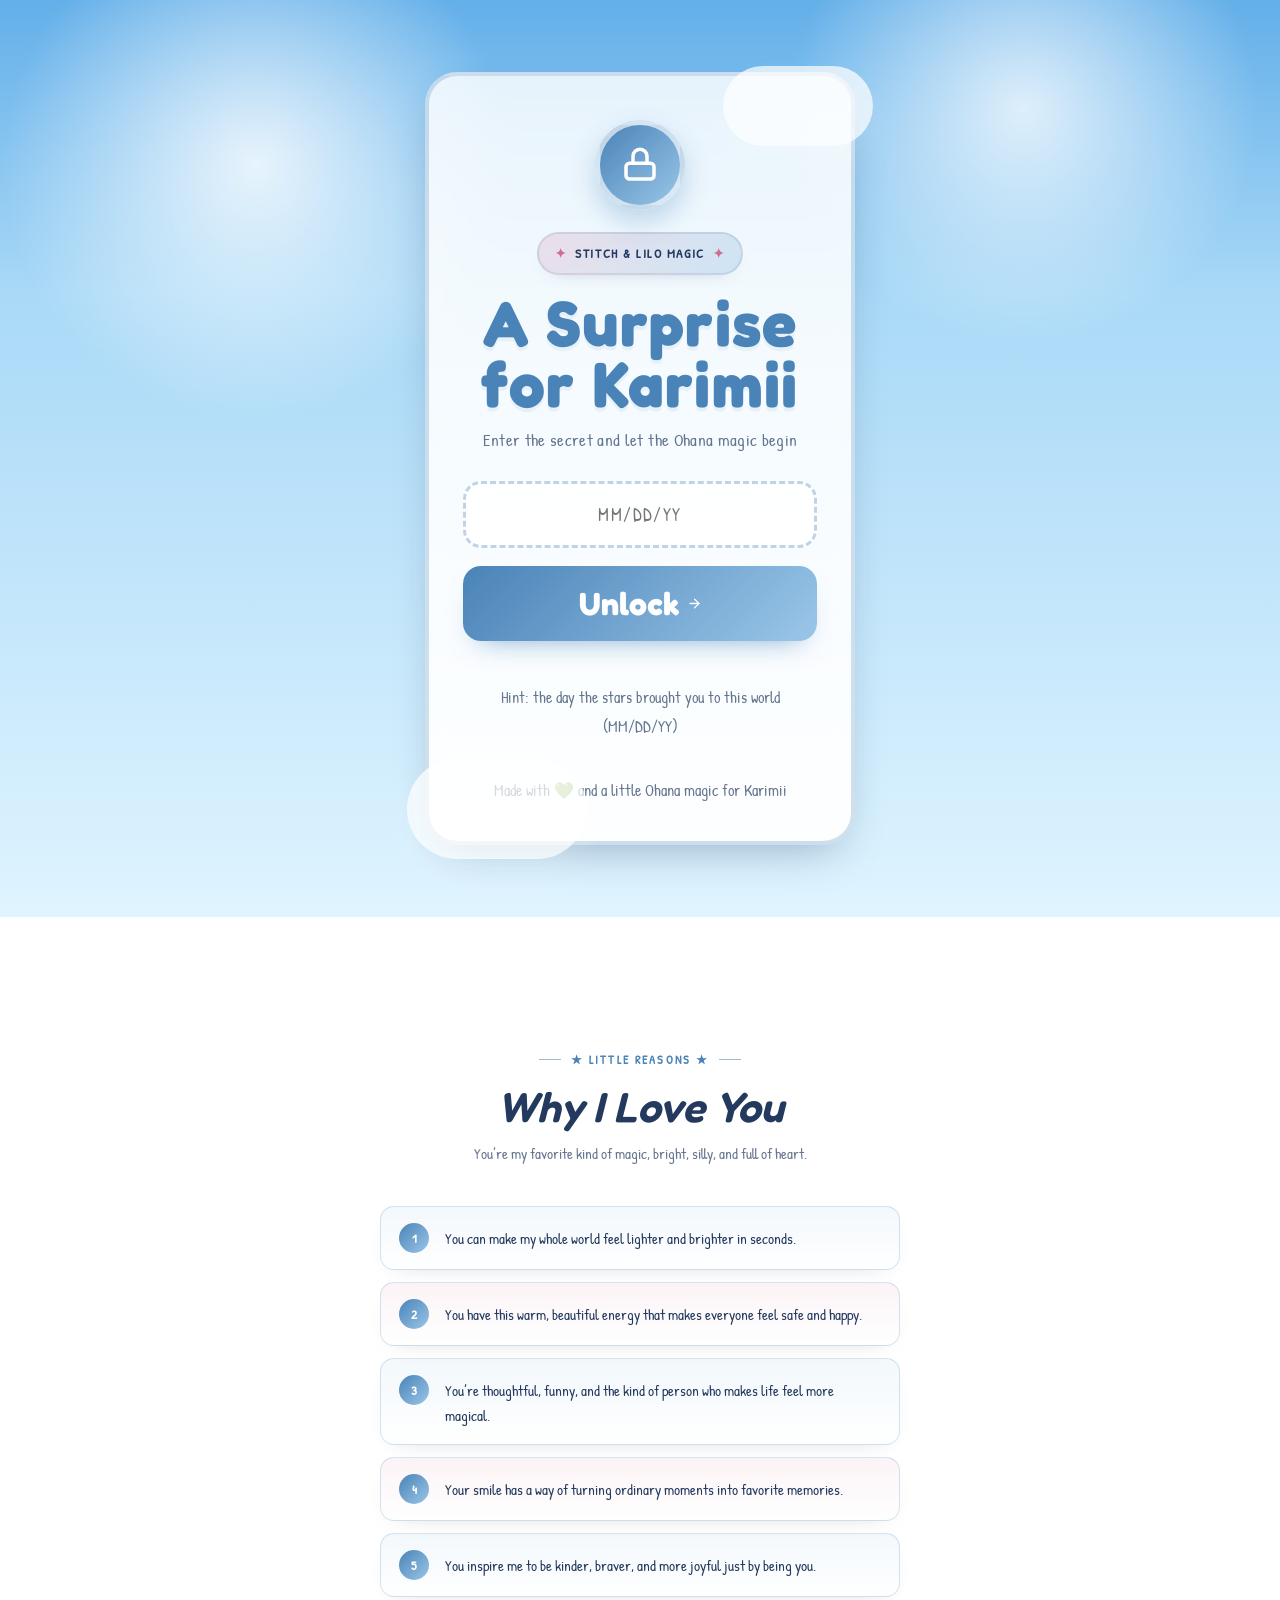
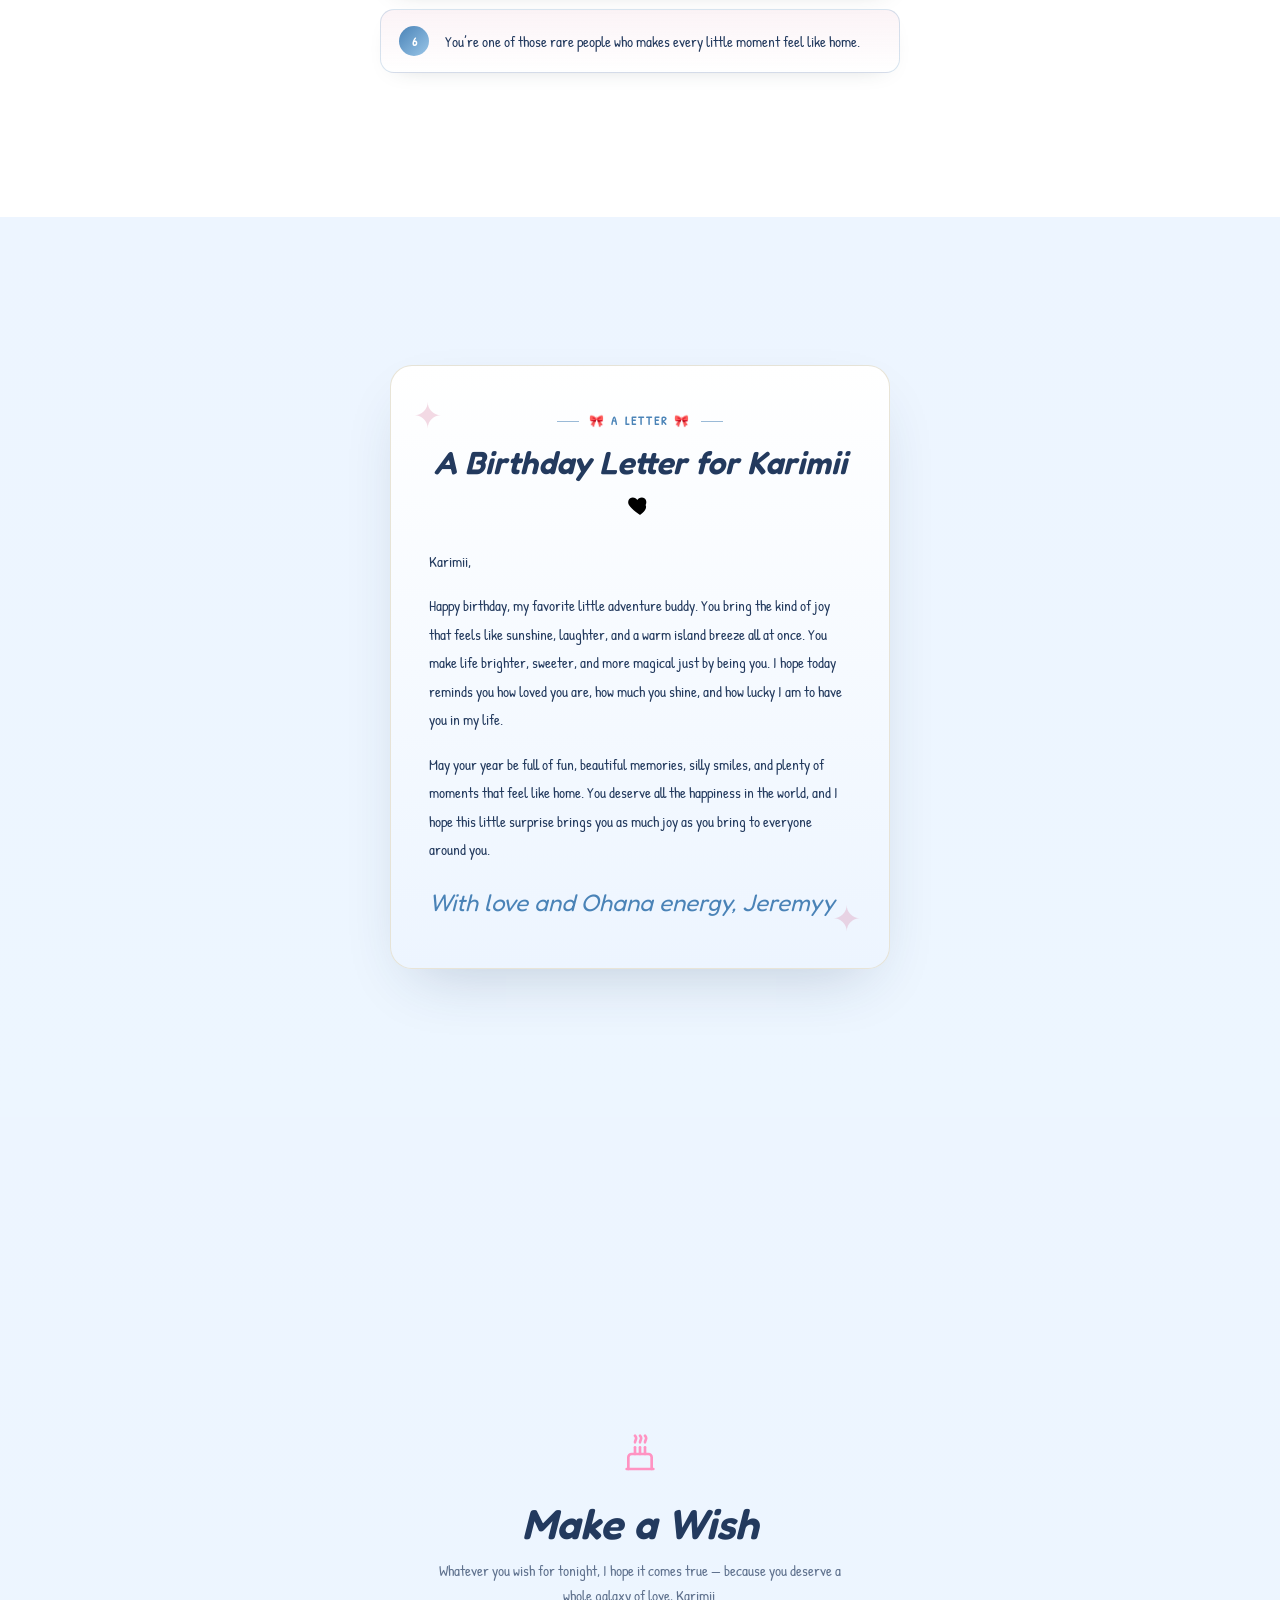
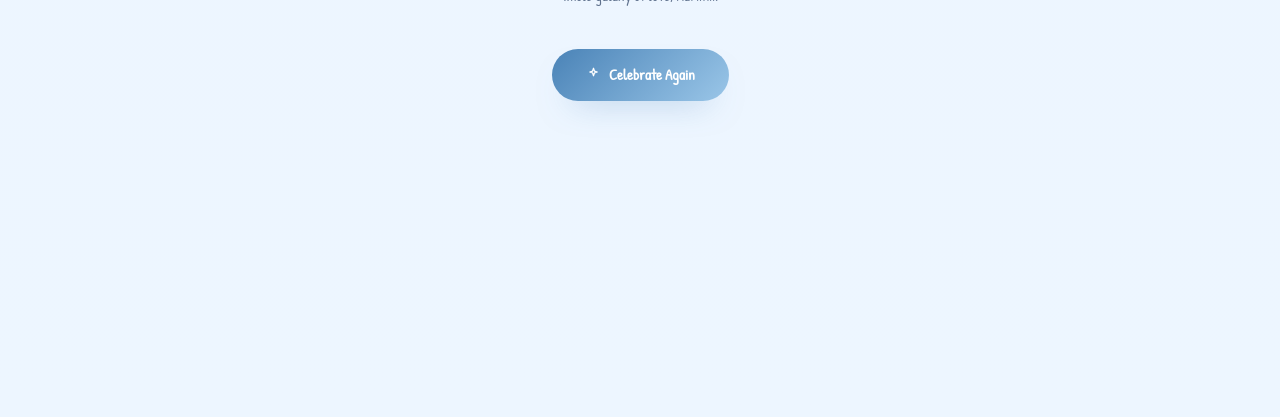
<file: index.html>
<!DOCTYPE html>
<html lang="en">
<head>
<meta charset="UTF-8">
<meta name="viewport" content="width=device-width, initial-scale=1.0">
<title>A Surprise for Karimii</title>
<link rel="preconnect" href="https://fonts.googleapis.com">
<link href="https://fonts.googleapis.com/css2?family=Baloo+2:wght@400;500;600;700;800&family=Fredoka:wght@400;500;600;700&family=Patrick+Hand&display=swap" rel="stylesheet">
<link rel="stylesheet" href="karimi.css">
</head>
<body>

<!-- ================= LOCK ================= -->
  <section class="section" id="lock">
    <div class="lock-card">
      <div class="lock-icon-wrap">
        <div class="lock-icon">
          <svg width="26" height="26" viewBox="0 0 24 24" fill="none" stroke="#fff" stroke-width="2" stroke-linecap="round" stroke-linejoin="round"><rect x="4" y="11" width="16" height="9" rx="2"/><path d="M8 11V7a4 4 0 0 1 8 0v4"/></svg>
        </div>
      </div>
      <div class="theme-badge">Stitch &amp; Lilo magic</div>
      <div class="lock-title">A Surprise for Karimii</div>
      <div class="lock-sub">Enter the secret and let the Ohana magic begin</div>
      <input type="text" class="lock-input" id="lockInput" placeholder="MM/DD/YY" maxlength="8">
      <button class="lock-btn" onclick="tryUnlock()">Unlock
        <svg width="15" height="15" viewBox="0 0 24 24" fill="none" stroke="#fff" stroke-width="2.2" stroke-linecap="round" stroke-linejoin="round"><line x1="5" y1="12" x2="19" y2="12"/><polyline points="12 5 19 12 12 19"/></svg>
      </button>
      <div class="lock-error" id="lockError"></div>
      <div class="lock-hint">Hint: the day the stars brought you to this world (MM/DD/YY)</div>
      <div class="lock-made">Made with 💚 and a little Ohana magic for Karimii</div>
    </div>
  </section>

  <!-- ================= GIFTS ================= -->
  <section class="section" id="gifts">
    <div class="gifts-wrap">
      <div class="eyebrow">Tap to open</div>
      <h2 class="title">Stitch &amp; Lilo Treasures</h2>
      <p class="subtitle">Three tiny surprises, each packed with a little Ohana magic.</p>
      <div class="gift-grid" id="giftGrid"></div>
      <div class="gallery-intro">
        <button class="gallery-action" onclick="openGallery()">Open the memory gallery</button>
        <p class="gallery-description">A few cute snapshots and little moments from our favorite memories together.</p>
      </div>
    </div>
    <div class="scroll-cue" onclick="document.getElementById('reasons').scrollIntoView({ behavior: 'smooth' })">
      Scroll down
      <svg width="16" height="16" viewBox="0 0 24 24" fill="none" stroke="#6b7a72" stroke-width="2" stroke-linecap="round" stroke-linejoin="round"><line x1="12" y1="5" x2="12" y2="19"/><polyline points="19 12 12 19 5 12"/></svg>
    </div>
  </section>

  <!-- ================= REASONS ================= -->
  <section class="section" id="reasons">
    <div class="reasons-list">
      <div class="eyebrow">★ Little reasons ★</div>
      <h2 class="title">Why I Love You</h2>
      <p class="subtitle">You’re my favorite kind of magic, bright, silly, and full of heart.</p>
      <div id="reasonsList"></div>
    </div>
  </section>

  <!-- ================= LETTER ================= -->
  <section class="section" id="letter">
    <div class="letter-card">
      <div class="eyebrow" style="justify-content:center;">🎀 A letter 🎀</div>
      <h2 class="title" style="font-size:32px;">A Birthday Letter for Karimii</h2>
      <div class="letter-heart">
        <svg width="26" height="26" viewBox="0 0 24 24" fill="var(--teal-1)"><path d="M12 21s-7.5-4.6-10.2-9.1C0.2 8.9 1.6 5 5.3 5c2 0 3.4 1.1 4.2 2.4C10.3 6.1 11.7 5 13.7 5c3.7 0 5.1 3.9 3.5 6.9C19.5 16.4 12 21 12 21z"/></svg>
      </div>
      <div class="letter-body">
        <p>Karimii,</p>
        <p>Happy birthday, my favorite little adventure buddy. You bring the kind of joy that feels like sunshine, laughter, and a warm island breeze all at once. You make life brighter, sweeter, and more magical just by being you. I hope today reminds you how loved you are, how much you shine, and how lucky I am to have you in my life.</p>
        <p>May your year be full of fun, beautiful memories, silly smiles, and plenty of moments that feel like home. You deserve all the happiness in the world, and I hope this little surprise brings you as much joy as you bring to everyone around you.</p>
      </div>
      <div class="letter-sign">With love and Ohana energy, Jeremyy</div>
    </div>
  </section>

  <!-- ================= WISH ================= -->
  <section class="section" id="wish">
    <div style="text-align:center; max-width:440px; position:relative; z-index:2;">
      <div class="wish-icon">
        <svg width="40" height="40" viewBox="0 0 24 24" fill="none" stroke="#ff93c2" stroke-width="1.6" stroke-linecap="round" stroke-linejoin="round">
          <path d="M4 21h16"/><path d="M5 21v-7a2 2 0 0 1 2-2h10a2 2 0 0 1 2 2v7"/>
          <path d="M9 12V8"/><path d="M12 12V8"/><path d="M15 12V8"/>
          <path d="M9 5c0-1 .7-1.6.7-2.4C9.7 1.8 9 1 9 1"/>
          <path d="M12 5c0-1 .7-1.6.7-2.4C12.7 1.8 12 1 12 1"/>
          <path d="M15 5c0-1 .7-1.6.7-2.4C15.7 1.8 15 1 15 1"/>
        </svg>
      </div>
      <h2 class="title" style="color: var(--ink);">Make a Wish</h2>
      <p class="subtitle">Whatever you wish for tonight, I hope it comes true &mdash; because you deserve a whole galaxy of love, Karimii.</p>
      <button class="wish-btn" onclick="celebrate()" style="margin-left:auto; margin-right:auto;">
        <svg width="15" height="15" viewBox="0 0 24 24" fill="none" stroke="#fff" stroke-width="2" stroke-linecap="round" stroke-linejoin="round"><path d="M12 2l1.5 4.5L18 8l-4.5 1.5L12 14l-1.5-4.5L6 8l4.5-1.5z"/></svg>
        Celebrate Again
      </button>
    </div>
    <div id="confettiWrap"></div>
  </section>

<!-- ================= GIFT MODAL ================= -->
<div class="modal-backdrop" id="giftModal" onclick="if(event.target===this) closeGiftModal()">
  <div class="modal">
    <button class="modal-close" onclick="closeGiftModal()">✕</button>
    <div class="modal-icon" id="modalIcon"></div>
    <div class="modal-title" id="modalTitle"></div>
    <div class="modal-text" id="modalText"></div>
  </div>
</div>

<!-- ================= GALLERY MODAL ================= -->
<div class="modal-backdrop" id="galleryModal" onclick="if(event.target===this) closeGallery()">
  <div class="modal gallery-modal">
    <button class="modal-close" onclick="closeGallery()">✕</button>
    <div class="eyebrow" style="justify-content:center;">Memories</div>
    <h2 class="title" style="font-size:32px;">A little piece of you</h2>
    <div class="gallery-grid" id="galleryGrid"></div>
  </div>
</div>

<script src="karimi.js"></script>
</body>
</html
</file>
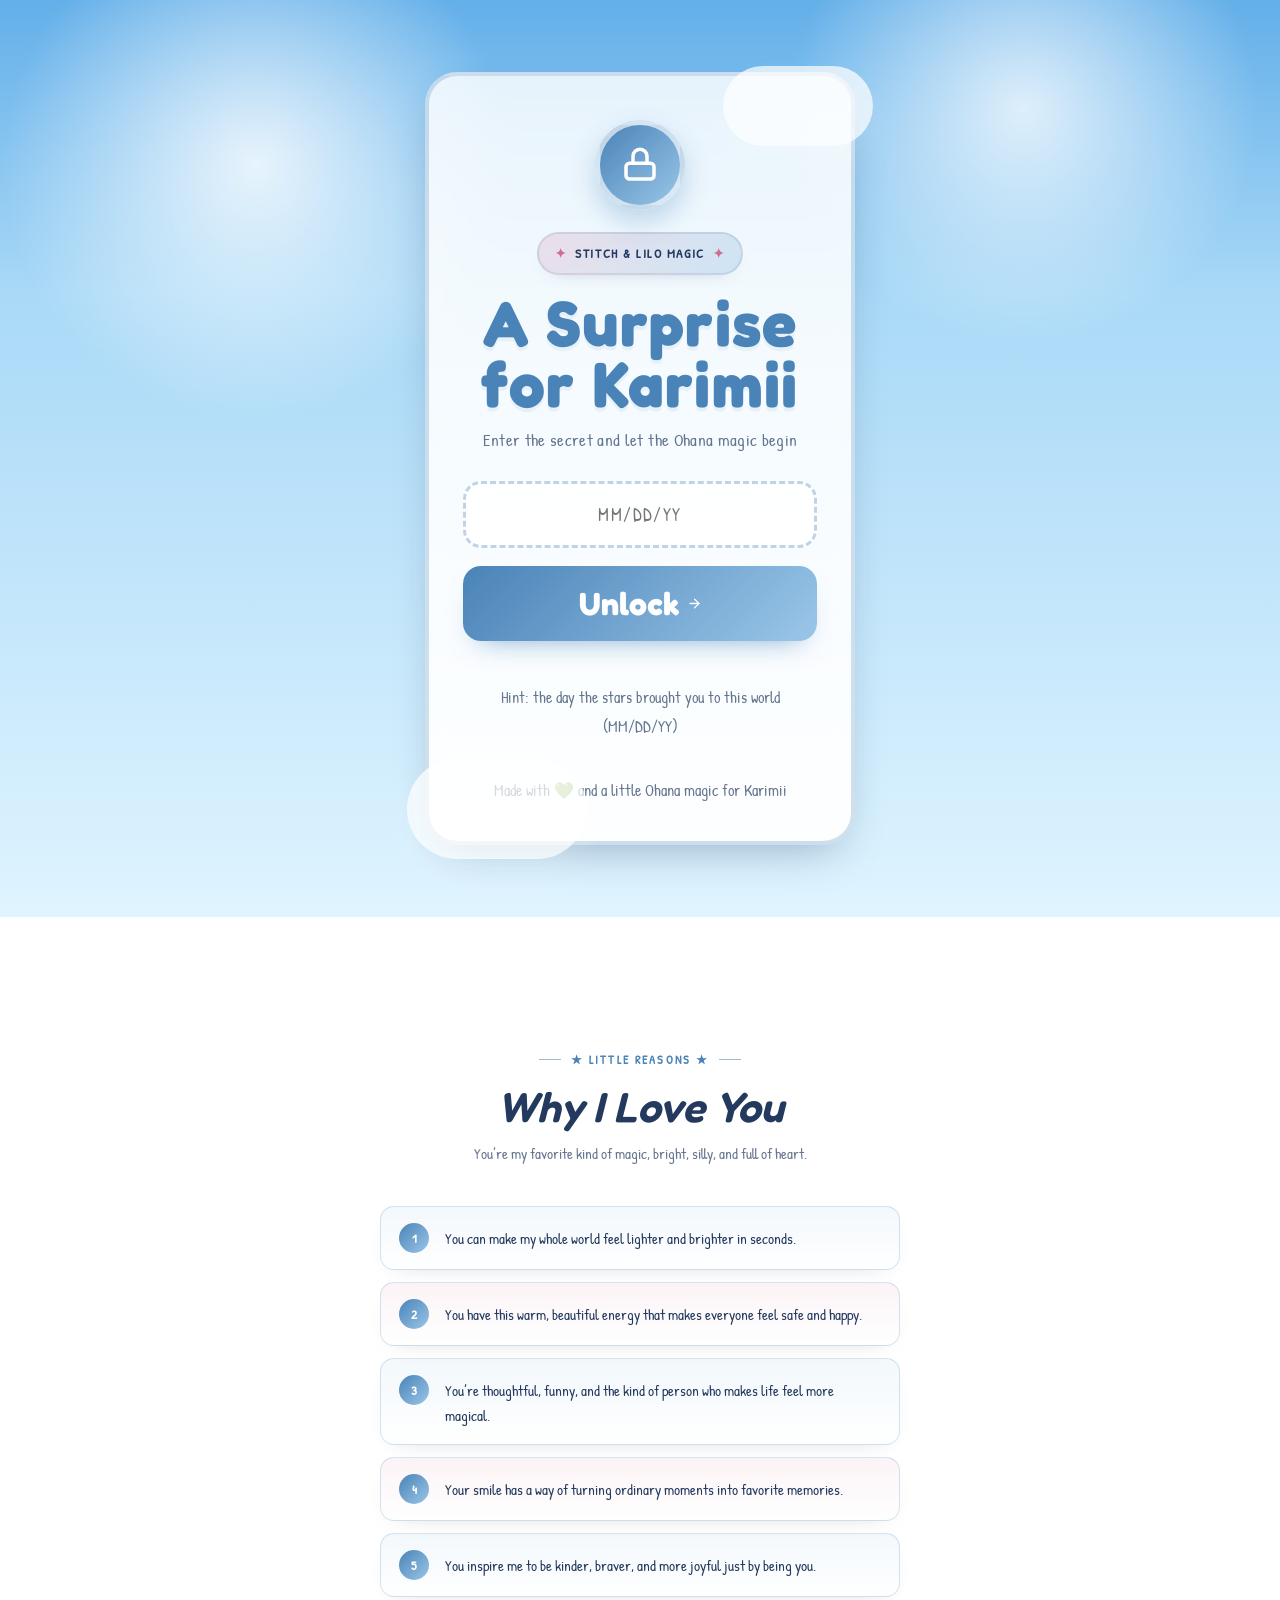
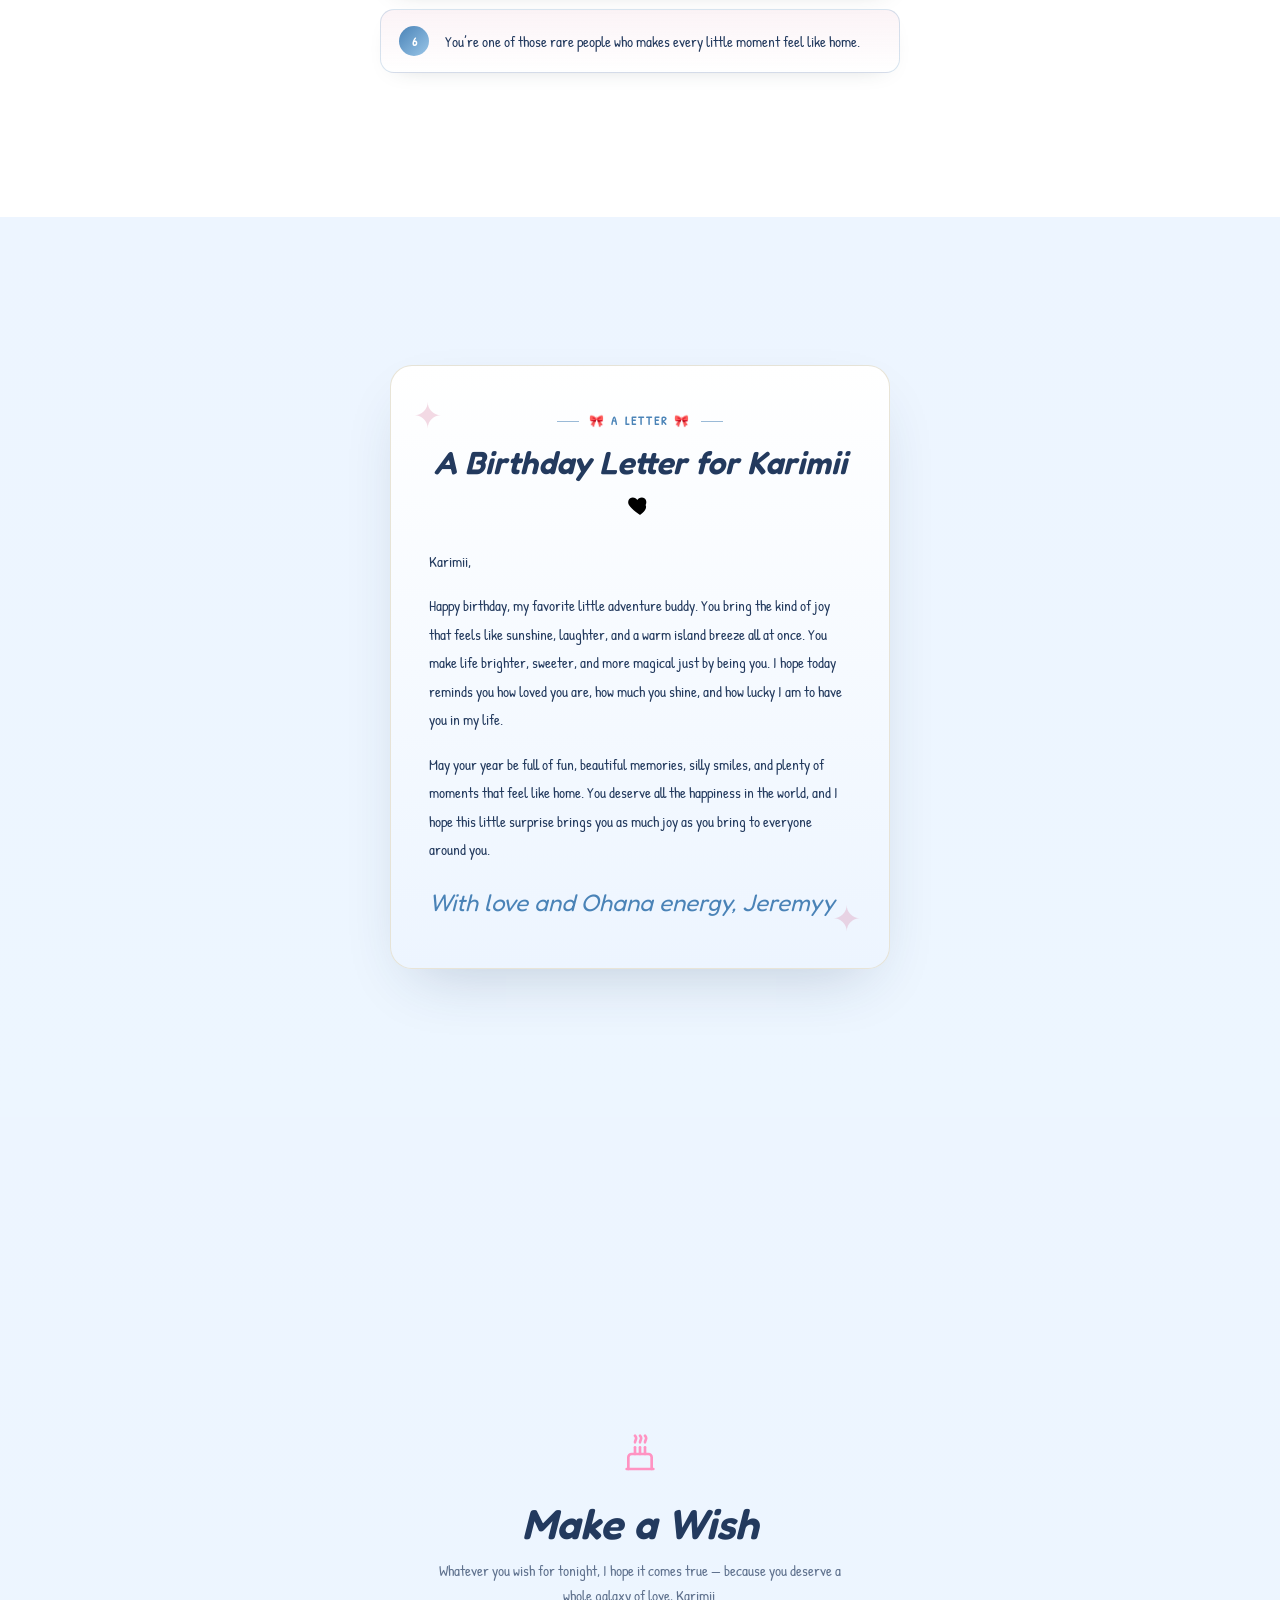
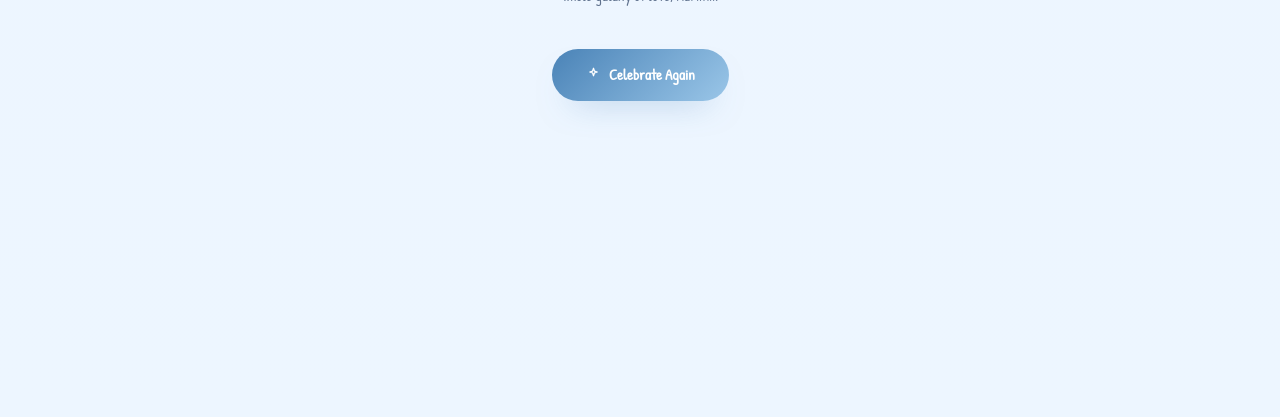
<file: compiled/index.html>
<!DOCTYPE html>
<html lang="en">
<head>
<meta charset="UTF-8">
<meta name="viewport" content="width=device-width, initial-scale=1.0">
<title>A Surprise for Karimii</title>
<link rel="preconnect" href="https://fonts.googleapis.com">
<link href="https://fonts.googleapis.com/css2?family=Baloo+2:wght@400;500;600;700;800&family=Fredoka:wght@400;500;600;700&family=Patrick+Hand&display=swap" rel="stylesheet">
<link rel="stylesheet" href="karimi.css">
</head>
<body>

<!-- ================= LOCK ================= -->
  <section class="section" id="lock">
    <div class="lock-card">
      <div class="lock-icon-wrap">
        <div class="lock-icon">
          <svg width="26" height="26" viewBox="0 0 24 24" fill="none" stroke="#fff" stroke-width="2" stroke-linecap="round" stroke-linejoin="round"><rect x="4" y="11" width="16" height="9" rx="2"/><path d="M8 11V7a4 4 0 0 1 8 0v4"/></svg>
        </div>
      </div>
      <div class="theme-badge">Stitch &amp; Lilo magic</div>
      <div class="lock-title">A Surprise for Karimii</div>
      <div class="lock-sub">Enter the secret and let the Ohana magic begin</div>
      <input type="text" class="lock-input" id="lockInput" placeholder="MM/DD/YY" maxlength="8">
      <button class="lock-btn" onclick="tryUnlock()">Unlock
        <svg width="15" height="15" viewBox="0 0 24 24" fill="none" stroke="#fff" stroke-width="2.2" stroke-linecap="round" stroke-linejoin="round"><line x1="5" y1="12" x2="19" y2="12"/><polyline points="12 5 19 12 12 19"/></svg>
      </button>
      <div class="lock-error" id="lockError"></div>
      <div class="lock-hint">Hint: the day the stars brought you to this world (MM/DD/YY)</div>
      <div class="lock-made">Made with 💚 and a little Ohana magic for Karimii</div>
    </div>
  </section>

  <!-- ================= GIFTS ================= -->
  <section class="section" id="gifts">
    <div class="gifts-wrap">
      <div class="eyebrow">Tap to open</div>
      <h2 class="title">Stitch &amp; Lilo Treasures</h2>
      <p class="subtitle">Three tiny surprises, each packed with a little Ohana magic.</p>
      <div class="gift-grid" id="giftGrid"></div>
    </div>
    <div class="scroll-cue" onclick="document.getElementById('reasons').scrollIntoView({ behavior: 'smooth' })">
      Scroll down
      <svg width="16" height="16" viewBox="0 0 24 24" fill="none" stroke="#6b7a72" stroke-width="2" stroke-linecap="round" stroke-linejoin="round"><line x1="12" y1="5" x2="12" y2="19"/><polyline points="19 12 12 19 5 12"/></svg>
    </div>
  </section>

  <!-- ================= REASONS ================= -->
  <section class="section" id="reasons">
    <div class="reasons-list">
      <div class="eyebrow">★ Little reasons ★</div>
      <h2 class="title">Why I Love You</h2>
      <p class="subtitle">You’re my favorite kind of magic, bright, silly, and full of heart.</p>
      <div id="reasonsList"></div>
    </div>
  </section>

  <!-- ================= LETTER ================= -->
  <section class="section" id="letter">
    <div class="letter-card">
      <div class="eyebrow" style="justify-content:center;">🎀 A letter 🎀</div>
      <h2 class="title" style="font-size:32px;">A Birthday Letter for Karimii</h2>
      <div class="letter-heart">
        <svg width="26" height="26" viewBox="0 0 24 24" fill="var(--teal-1)"><path d="M12 21s-7.5-4.6-10.2-9.1C0.2 8.9 1.6 5 5.3 5c2 0 3.4 1.1 4.2 2.4C10.3 6.1 11.7 5 13.7 5c3.7 0 5.1 3.9 3.5 6.9C19.5 16.4 12 21 12 21z"/></svg>
      </div>
      <div class="letter-body">
        <p>Karimii,</p>
        <p>Happy birthday, my favorite little adventure buddy. You bring the kind of joy that feels like sunshine, laughter, and a warm island breeze all at once. You make life brighter, sweeter, and more magical just by being you. I hope today reminds you how loved you are, how much you shine, and how lucky I am to have you in my life.</p>
        <p>May your year be full of fun, beautiful memories, silly smiles, and plenty of moments that feel like home. You deserve all the happiness in the world, and I hope this little surprise brings you as much joy as you bring to everyone around you.</p>
      </div>
      <div class="letter-sign">With love and Ohana energy, Jeremyy</div>
    </div>
  </section>

  <!-- ================= WISH ================= -->
  <section class="section" id="wish">
    <div style="text-align:center; max-width:440px; position:relative; z-index:2;">
      <div class="wish-icon">
        <svg width="40" height="40" viewBox="0 0 24 24" fill="none" stroke="#ff93c2" stroke-width="1.6" stroke-linecap="round" stroke-linejoin="round">
          <path d="M4 21h16"/><path d="M5 21v-7a2 2 0 0 1 2-2h10a2 2 0 0 1 2 2v7"/>
          <path d="M9 12V8"/><path d="M12 12V8"/><path d="M15 12V8"/>
          <path d="M9 5c0-1 .7-1.6.7-2.4C9.7 1.8 9 1 9 1"/>
          <path d="M12 5c0-1 .7-1.6.7-2.4C12.7 1.8 12 1 12 1"/>
          <path d="M15 5c0-1 .7-1.6.7-2.4C15.7 1.8 15 1 15 1"/>
        </svg>
      </div>
      <h2 class="title" style="color: var(--ink);">Make a Wish</h2>
      <p class="subtitle">Whatever you wish for tonight, I hope it comes true &mdash; because you deserve a whole galaxy of love, Karimii.</p>
      <button class="wish-btn" onclick="celebrate()" style="margin-left:auto; margin-right:auto;">
        <svg width="15" height="15" viewBox="0 0 24 24" fill="none" stroke="#fff" stroke-width="2" stroke-linecap="round" stroke-linejoin="round"><path d="M12 2l1.5 4.5L18 8l-4.5 1.5L12 14l-1.5-4.5L6 8l4.5-1.5z"/></svg>
        Celebrate Again
      </button>
    </div>
    <div id="confettiWrap"></div>
  </section>

<!-- ================= GIFT MODAL ================= -->
<div class="modal-backdrop" id="giftModal" onclick="if(event.target===this) closeGiftModal()">
  <div class="modal">
    <button class="modal-close" onclick="closeGiftModal()">✕</button>
    <div class="modal-icon" id="modalIcon"></div>
    <div class="modal-title" id="modalTitle"></div>
    <div class="modal-text" id="modalText"></div>
  </div>
</div>


<script src="karimi.js"></script>
</body>
</html
</file>
<file: karimi.css>
:root{
  --medium-blue: #4A83B7;
  --light-blue: #9AC6E8;
  --dark-navy: #233A5E;
  --pink: #D46A92;
  --black: #141414;
  --paper: #ffffff;
  --cream: #edf5ff;
  --line: rgba(74, 131, 183, 0.22);
  --ink: #233A5E;
  --ink-soft: rgba(35, 58, 94, 0.7);
  --shadow-soft: 0 24px 60px -24px rgba(74, 131, 183, 0.28);
  --shadow-card: 0 25px 60px -24px rgba(35, 58, 94, 0.24);
  --font-display: 'Baloo 2', 'Trebuchet MS', cursive;
  --font-script: 'Fredoka', 'Trebuchet MS', cursive;
  --font-body: 'Patrick Hand', 'Segoe Print', cursive;
}

*{ box-sizing:border-box; margin:0; padding:0; }
html{ scroll-behavior:smooth; }
body{
  background:
    radial-gradient(circle at top left, rgba(154, 198, 232, 0.4), transparent 26%),
    radial-gradient(circle at 80% 10%, rgba(212, 106, 146, 0.16), transparent 20%),
    linear-gradient(180deg, #edf7ff 0%, var(--cream) 100%);
  color: var(--ink);
  font-family: var(--font-body);
  font-size: 18px;
  line-height: 1.8;
  min-height:100vh;
  overflow-x:hidden;
  -webkit-font-smoothing: antialiased;
}

.section{
  min-height:100vh;
  display:flex;
  align-items:center;
  justify-content:center;
  padding: 72px 20px;
  position:relative;
}

/* ================= LOCK SCREEN ================= */
#lock{
  background:
    radial-gradient(circle at 20% 18%, rgba(255,255,255,0.8), transparent 20%),
    radial-gradient(circle at 80% 12%, rgba(255,255,255,0.75), transparent 18%),
    linear-gradient(180deg, #63afe9 0%, #a9d9f7 32%, #dff4ff 100%);
}
.lock-card{
  position: relative;
  background: linear-gradient(180deg, rgba(255,255,255,0.82), rgba(255,255,255,0.94));
  backdrop-filter: blur(10px);
  border-radius: 32px;
  padding: 44px 34px 36px;
  max-width: 430px;
  width:100%;
  text-align:center;
  box-shadow: 0 18px 45px -18px rgba(35, 58, 94, 0.40);
  border: 4px solid rgba(74, 131, 183, 0.25);
  overflow: visible;
}
.lock-card::before,
.lock-card::after{
  content: "";
  position: absolute;
  border-radius: 50%;
  background: rgba(255,255,255,0.72);
  box-shadow: 0 18px 26px rgba(255,255,255,0.12);
}
.lock-card::before{
  width: 150px; height: 80px; right: -22px; top: -10px; border-radius: 999px;
}
.lock-card::after{
  width: 180px; height: 100px; left: -22px; bottom: -18px; border-radius: 999px;
}
.lock-icon-wrap{
  position: relative;
  width: 90px;
  height: 90px;
  margin:0 auto 22px;
  z-index: 1;
}
.lock-track{
  position:absolute;
  left:50%;
  top: -18px;
  width: 240px;
  height: 88px;
  border-radius: 26px;
  background: rgba(74, 131, 183, 0.12);
  box-shadow: inset 0 0 0 1px rgba(255,255,255,0.55);
  overflow:hidden;
  transform: translateX(-50%) rotate(-6deg);
  z-index: 0;
}

.track-scroller{
  display:flex; align-items:center; gap:10px;
  will-change:transform;
  animation: scroll-left 12s linear infinite;
}
.track-scroller img{
  width:240px; height:88px; object-fit:cover; border-radius:18px;
  filter: brightness(0.96);
  display:block;
}
@keyframes scroll-left {
  0% { transform: translateX(0); }
  100% { transform: translateX(-50%); }
}
.lock-icon{
  position:absolute;
  inset:0;
  width:90px; height:90px; border-radius:50%;
  background: linear-gradient(135deg, var(--medium-blue), var(--light-blue));
  border: 5px solid rgba(255,255,255,0.65);
  display:flex; align-items:center; justify-content:center;
  z-index:1;
  box-shadow: 0 12px 26px rgba(74, 131, 183, 0.3);
}
.lock-icon svg{
  width: 42px; height: 42px;
}
.theme-badge {
  display: inline-flex;
  align-items: center;
  justify-content: center;
  gap: 8px;
  padding: 8px 16px;
  margin: 0 auto 18px;
  border-radius: 999px;
  background: linear-gradient(135deg, rgba(212, 106, 146, 0.18), rgba(154, 198, 232, 0.4));
  border: 2px solid rgba(35, 58, 94, 0.1);
  color: var(--dark-navy);
  font-size: 0.8rem;
  font-weight: 800;
  letter-spacing: 0.12em;
  text-transform: uppercase;
  box-shadow: 0 8px 18px -16px rgba(35,58,94,0.5);
}
.theme-badge::before,
.theme-badge::after {
  content: "✦";
  font-size: 0.8rem;
  color: var(--pink);
}
.lock-title{
  font-family: var(--font-script);
  font-size: clamp(2.4rem, 5vw, 4rem);
  line-height: 0.95;
  font-weight: 700;
  color: var(--medium-blue);
  margin-bottom: 10px;
  letter-spacing: 0.02em;
  text-shadow: 0 4px 0 rgba(74, 131, 183, 0.08);
}
.lock-sub{ font-size: 1.05rem; color: var(--ink-soft); margin-bottom: 26px; letter-spacing: 0.02em; }
.lock-input{
  width:100%; padding: 18px 20px; border-radius: 18px;
  border: 3px dashed rgba(74, 131, 183, 0.35); background: rgba(255,255,255,0.9);
  font-family: var(--font-body); font-size: 1.15rem; text-align:center;
  letter-spacing: 0.08em; color: var(--ink); outline:none;
  margin-bottom: 18px; transition: border-color .2s ease, box-shadow .2s ease, transform .2s ease;
  -webkit-appearance: none;
  appearance: none;
}
.lock-input:focus{ border-color: var(--medium-blue); box-shadow: 0 0 0 4px rgba(74, 131, 183, 0.12); transform: translateY(-1px); }
.lock-btn{
  width:100%; padding: 18px; border:none; border-radius: 18px;
  background: linear-gradient(135deg, var(--medium-blue), var(--light-blue));
  color:#fff; font-family: var(--font-script); font-weight:700; font-size:2rem;
  cursor:pointer; display:flex; align-items:center; justify-content:center; gap:8px;
  transition: transform .2s ease, box-shadow .2s ease, opacity .2s ease;
  box-shadow: 0 14px 28px -16px rgba(74, 131, 183, 0.7);
}
.lock-btn:hover{ transform: translateY(-1px); box-shadow: 0 18px 30px -16px rgba(74, 131, 183, 0.8); }
.lock-btn:active{ opacity:.85; transform: translateY(0); }
.lock-hint{ font-size: 1rem; color: var(--ink-soft); margin-top: 18px; }
.lock-error{ font-size:0.95rem; color: var(--pink); margin-top:10px; min-height:14px; }
.lock-made{ font-size: 1rem; color: var(--ink-soft); margin-top:36px; }

/* ================= EYEBROW / TITLES ================= */
.eyebrow{
  font-size: 12px; letter-spacing: 0.18em; text-transform:uppercase;
  color: var(--medium-blue); font-weight:700; margin-bottom:14px;
  display:flex; align-items:center; justify-content:center; gap:10px;
}
.eyebrow::before, .eyebrow::after{ content:''; width:22px; height:1px; background: rgba(74, 131, 183, 0.55); }
h2.title{
  font-family: var(--font-script); font-style: italic; font-weight:600;
  font-size: 42px; line-height: 1.05; text-align:center; margin-bottom: 12px; color: var(--dark-navy);
}
.subtitle{ text-align:center; color: var(--ink-soft); font-size:15px; max-width:430px; margin: 0 auto 40px; line-height: 1.7; }

/* ================= SCROLL CUE ================= */
.scroll-cue{
  position:absolute; bottom:26px; left:50%; transform:translateX(-50%);
  font-size:11px; letter-spacing:.15em; color: var(--ink-soft); text-transform:uppercase;
  display:flex; flex-direction:column; align-items:center; gap:6px;
}
.scroll-cue svg{ animation: bob 1.8s infinite ease-in-out; }
@keyframes bob{ 0%,100%{transform:translateY(0);} 50%{transform:translateY(6px);} }

/* ================= GIFTS ================= */
#gifts{ display:none; flex-direction:column; }
#gifts.reveal{ display:flex; }
.gifts-wrap{ max-width: 640px; margin: 0 auto; width:100%; }
.gift-grid{
  display:grid; grid-template-columns: repeat(2, minmax(0, 1fr)); gap: 26px 20px;
  margin-top: 10px;
}
.gift{
  display:flex; flex-direction:column; align-items:center; gap:10px;
  cursor:pointer; background:none; border:none; font-family:var(--font-body);
  padding: 8px 6px; border-radius: 16px;
  transition: transform .2s ease, background .2s ease;
}
.gift:hover{
  transform: translateY(-3px);
  background: rgba(74, 131, 183, 0.06);
}
.gift-box{
  width: 84px; height: 74px; position:relative;
  filter: drop-shadow(0 10px 16px rgba(74, 131, 183, 0.18));
  transition: transform .25s ease, opacity .25s ease;
}
.gift:hover .gift-box{ transform: translateY(-4px) rotate(-1deg); }
.gift.opened .gift-box{ opacity: 0.35; transform: scale(0.94); }
.gift-body{ position:absolute; bottom:0; width:100%; height:56px; background: linear-gradient(180deg, var(--light-blue), var(--medium-blue)); border-radius: 6px; }
.gift-ribbon-v{ position:absolute; bottom:0; left:50%; transform:translateX(-50%); width:14px; height:56px; background: linear-gradient(180deg, #f8dfe8, var(--pink)); }
.gift-lid{ position:absolute; top:8px; width:100%; height:16px; background: linear-gradient(180deg, var(--light-blue), var(--medium-blue)); border-radius:5px; }
.gift-bow{
  position:absolute; top:-14px; left:50%; transform:translateX(-50%) rotate(-8deg);
  width:34px; height:8px; background: linear-gradient(180deg, #f8dfe8, var(--pink)); border-radius:5px;
}
.gift-label{ font-size: 12.5px; color: var(--ink-soft); text-align:center; font-weight:600; letter-spacing:0.02em; }

.gallery-intro{
  text-align:center;
  margin-top: 24px;
}
.gallery-description{
  margin-top: 10px;
  color: var(--ink-soft);
  font-size: 0.9rem;
  line-height: 1.6;
}

/* Gift modal */
.modal-backdrop{
  position:fixed; inset:0; background: rgba(43,58,52,0.45);
  display:none; align-items:center; justify-content:center; z-index:50; padding: 24px;
}
.modal-backdrop.open{ display:flex; }
.modal{
  background: linear-gradient(180deg, #ffffff 0%, #fbf8f2 100%); border-radius: 22px; padding: 38px 30px;
  max-width: 380px; width:100%; max-height: 85vh; overflow-y: auto; text-align:center; position:relative;
  box-shadow: 0 30px 70px -20px rgba(0,0,0,0.3);
  animation: pop .28s ease;
  border: 1px solid rgba(230, 225, 211, 0.9);
}
@keyframes pop{ from{ transform:scale(.92); opacity:0;} to{ transform:scale(1); opacity:1;} }
.modal-close{
  position:absolute; top:16px; right:16px; width:28px; height:28px; border-radius:50%;
  background: rgba(154, 198, 232, 0.18); border:1px solid var(--line); cursor:pointer;
  display:flex; align-items:center; justify-content:center; color: var(--dark-navy);
}
.modal-icon{
  width:52px; height:52px; border-radius:14px; margin: 0 auto 18px;
  background: linear-gradient(135deg, var(--medium-blue), var(--light-blue));
  display:flex; align-items:center; justify-content:center;
}
.modal-title{ font-family: var(--font-script); font-style:italic; font-size:26px; line-height:1.15; font-weight:600; margin-bottom:14px; color: var(--medium-blue); }
.modal-text{ font-size:14.5px; line-height:1.8; color: var(--ink); }

/* ================= GALLERY ================= */
#gallery{ background: linear-gradient(180deg, var(--cream), #edf6ff); }
.gallery-wrap{ max-width: 900px; width:100%; margin:0 auto; }
.gallery-action{
  display: inline-flex;
  margin: 0 auto 18px;
  padding: 12px 22px;
  border-radius: 999px;
  background: linear-gradient(135deg, var(--medium-blue), var(--light-blue));
  color:#fff;
  border:none;
  cursor:pointer;
  font-weight:700;
  letter-spacing: .02em;
  transition: transform .2s ease, box-shadow .2s ease;
}
.gallery-action:hover{
  transform: translateY(-1px);
  box-shadow: 0 16px 34px -20px rgba(74, 131, 183, 0.7);
}
.gallery-grid{
  display:grid;
  grid-template-columns: repeat(3, minmax(0, 1fr));
  gap: 18px;
  margin-top: 20px;
}
.gallery-card{
  border-radius: 24px;
  overflow:hidden;
  min-height: 250px;
  background: linear-gradient(180deg, #ffffff, #fff7fb);
  border: 1px solid rgba(230,225,211,0.9);
  box-shadow: var(--shadow-soft);
  display:flex;
  align-items:center;
  justify-content:center;
  cursor: pointer;
  transition: transform .25s ease, box-shadow .25s ease;
  border:none;
  padding:0;
  background:none;
  position: relative;
}
.gallery-card:hover{
  transform: translateY(-4px);
  box-shadow: 0 18px 40px -20px rgba(77,55,69,0.25);
}
.gallery-card img{
  width:100%;
  height:100%;
  object-fit:cover;
  display:block;
}
.gallery-card video{
  width:100%;
  height:100%;
  object-fit:cover;
  display:block;
}
.video-preview-overlay{
  position:absolute;
  inset:0;
  display:flex;
  align-items:center;
  justify-content:center;
  pointer-events:none;
  background: rgba(0,0,0,0.18);
}
.video-preview-overlay span{
  font-size: 32px;
  color: #fff;
}
.modal.gallery-modal{
  max-width: 760px;
  max-height: 88vh;
}
.gallery-modal-content img,
.gallery-modal-content video{
  width:100%;
  max-height: 72vh;
  object-fit:contain;
  border-radius: 18px;
}
.gallery-modal-content{
  display:flex;
  align-items:center;
  justify-content:center;
}
@media (max-width: 820px){
  .gallery-grid{ grid-template-columns: repeat(2, minmax(0, 1fr)); }
}
@media (max-width: 560px){
  .gallery-grid{ grid-template-columns: 1fr; }
}

/* ================= REASONS ================= */
#reasons{ background: var(--paper); }
.reasons-list{ max-width: 520px; width:100%; }
.reason{
  display:flex; align-items:flex-start; gap:16px; padding: 16px 18px;
  background: linear-gradient(180deg, #ffffff, var(--cream)); border-radius: 14px; margin-bottom: 12px;
  border: 1px solid var(--line);
  box-shadow: 0 8px 24px -18px rgba(43,58,52,0.35);
  transition: transform .2s ease, box-shadow .2s ease;
}
.reason:nth-child(odd){ background: linear-gradient(180deg, rgba(154, 198, 232, 0.12), rgba(255,255,255,0.92)); }
.reason:nth-child(even){ background: linear-gradient(180deg, rgba(212, 106, 146, 0.08), rgba(255,255,255,0.95)); }
.reason:hover{ transform: translateY(-2px); box-shadow: 0 14px 28px -20px rgba(43,58,52,0.42); }
.reason-num{
  width:30px; height:30px; border-radius:50%; flex-shrink:0;
  background: linear-gradient(135deg, var(--medium-blue), var(--light-blue));
  color:#fff; font-size:13px; font-weight:600; font-family: var(--font-body);
  display:flex; align-items:center; justify-content:center;
}
.reason-text{ font-size: 14.5px; line-height:1.7; padding-top:4px; }

/* ================= LETTER ================= */
#letter{ background: linear-gradient(180deg, var(--cream), #edf6ff); }
.letter-card{
  max-width: 500px; width:100%; background: linear-gradient(180deg, #ffffff 0%, var(--cream) 100%); border-radius: 22px;
  padding: 44px 38px; box-shadow: var(--shadow-card); border:1px solid rgba(230,225,211,0.9);
  position: relative;
  overflow: hidden;
}
.letter-card::before,
.letter-card::after{
  content: "✦";
  position: absolute;
  font-size: 2.2rem;
  color: rgba(212, 106, 146, 0.25);
}
.letter-card::before { top: 18px; left: 22px; }
.letter-card::after { right: 28px; bottom: 18px; }
.letter-heart{ text-align:center; margin-bottom: 20px; color: var(--medium-blue); }
.letter-body{ font-size: 15px; line-height: 1.9; color: var(--ink); }
.letter-body p{ margin-bottom: 16px; }
.letter-sign{ font-family: var(--font-script); font-style: italic; font-size: 24px; color: var(--medium-blue); margin-top: 10px; }

/* ================= WISH / FINALE ================= */
#wish{ background: linear-gradient(180deg, var(--cream), #edf6ff); color: var(--ink); overflow:hidden; position:relative; }
.wish-icon{ text-align:center; margin-bottom: 18px; }
#wish .subtitle{ color: var(--ink-soft); }
.wish-btn{
  display:block; margin: 30px auto 0; padding: 16px 34px; border:none; border-radius: 30px;
  background: linear-gradient(135deg, var(--medium-blue), var(--light-blue));
  color:#fff; font-family: var(--font-body); font-weight:600; font-size:14.5px; cursor:pointer;
  display:flex; align-items:center; gap:8px;
  box-shadow: 0 16px 34px -20px rgba(74, 131, 183, 0.6);
  transition: transform .2s ease, box-shadow .2s ease;
}
.wish-btn:hover{ transform: translateY(-2px); box-shadow: 0 20px 38px -20px rgba(74, 131, 183, 0.8); }
.confetti{
  position:absolute; top:-10px; width:8px; height:14px; opacity:0.9; pointer-events:none;
  animation: fall linear forwards;
}
@keyframes fall{
  to{ transform: translateY(110vh) rotate(540deg); opacity: 0.4; }
}

@media (max-width: 480px){
  h2.title{ font-size: 32px; }
  .gift-grid{ grid-template-columns: 1fr; gap: 20px 14px; }
  .gift-box{ width:70px; height:62px; }
  .letter-card{ padding: 32px 24px; }
  .lock-card{ padding: 36px 24px; }
  .lock-input{ font-size: 16px; padding: 14px 16px; }
  .modal{ padding: 32px 24px; max-width: 90vw; }
  .modal.gallery-modal{ max-width: 95vw; }
  .gallery-modal-content video,
  .gallery-modal-content img{ max-height: 80vh; }
}
</file>
<file: compiled/karimi.css>
:root{
  --medium-blue: #4A83B7;
  --light-blue: #9AC6E8;
  --dark-navy: #233A5E;
  --pink: #D46A92;
  --black: #141414;
  --paper: #ffffff;
  --cream: #edf5ff;
  --line: rgba(74, 131, 183, 0.22);
  --ink: #233A5E;
  --ink-soft: rgba(35, 58, 94, 0.7);
  --shadow-soft: 0 24px 60px -24px rgba(74, 131, 183, 0.28);
  --shadow-card: 0 25px 60px -24px rgba(35, 58, 94, 0.24);
  --font-display: 'Baloo 2', 'Trebuchet MS', cursive;
  --font-script: 'Fredoka', 'Trebuchet MS', cursive;
  --font-body: 'Patrick Hand', 'Segoe Print', cursive;
}

*{ box-sizing:border-box; margin:0; padding:0; }
html{ scroll-behavior:smooth; }
body{
  background:
    radial-gradient(circle at top left, rgba(154, 198, 232, 0.4), transparent 26%),
    radial-gradient(circle at 80% 10%, rgba(212, 106, 146, 0.16), transparent 20%),
    linear-gradient(180deg, #edf7ff 0%, var(--cream) 100%);
  color: var(--ink);
  font-family: var(--font-body);
  font-size: 18px;
  line-height: 1.8;
  min-height:100vh;
  overflow-x:hidden;
  -webkit-font-smoothing: antialiased;
}

.section{
  min-height:100vh;
  display:flex;
  align-items:center;
  justify-content:center;
  padding: 72px 20px;
  position:relative;
}

/* ================= LOCK SCREEN ================= */
#lock{
  background:
    radial-gradient(circle at 20% 18%, rgba(255,255,255,0.8), transparent 20%),
    radial-gradient(circle at 80% 12%, rgba(255,255,255,0.75), transparent 18%),
    linear-gradient(180deg, #63afe9 0%, #a9d9f7 32%, #dff4ff 100%);
}
.lock-card{
  position: relative;
  background: linear-gradient(180deg, rgba(255,255,255,0.82), rgba(255,255,255,0.94));
  backdrop-filter: blur(10px);
  border-radius: 32px;
  padding: 44px 34px 36px;
  max-width: 430px;
  width:100%;
  text-align:center;
  box-shadow: 0 18px 45px -18px rgba(35, 58, 94, 0.40);
  border: 4px solid rgba(74, 131, 183, 0.25);
  overflow: visible;
}
.lock-card::before,
.lock-card::after{
  content: "";
  position: absolute;
  border-radius: 50%;
  background: rgba(255,255,255,0.72);
  box-shadow: 0 18px 26px rgba(255,255,255,0.12);
}
.lock-card::before{
  width: 150px; height: 80px; right: -22px; top: -10px; border-radius: 999px;
}
.lock-card::after{
  width: 180px; height: 100px; left: -22px; bottom: -18px; border-radius: 999px;
}
.lock-icon-wrap{
  position: relative;
  width: 90px;
  height: 90px;
  margin:0 auto 22px;
  z-index: 1;
}
.lock-track{
  position:absolute;
  left:50%;
  top: -18px;
  width: 240px;
  height: 88px;
  border-radius: 26px;
  background: rgba(74, 131, 183, 0.12);
  box-shadow: inset 0 0 0 1px rgba(255,255,255,0.55);
  overflow:hidden;
  transform: translateX(-50%) rotate(-6deg);
  z-index: 0;
}

.track-scroller{
  display:flex; align-items:center; gap:10px;
  will-change:transform;
  animation: scroll-left 12s linear infinite;
}
.track-scroller img{
  width:240px; height:88px; object-fit:cover; border-radius:18px;
  filter: brightness(0.96);
  display:block;
}
@keyframes scroll-left {
  0% { transform: translateX(0); }
  100% { transform: translateX(-50%); }
}
.lock-icon{
  position:absolute;
  inset:0;
  width:90px; height:90px; border-radius:50%;
  background: linear-gradient(135deg, var(--medium-blue), var(--light-blue));
  border: 5px solid rgba(255,255,255,0.65);
  display:flex; align-items:center; justify-content:center;
  z-index:1;
  box-shadow: 0 12px 26px rgba(74, 131, 183, 0.3);
}
.lock-icon svg{
  width: 42px; height: 42px;
}
.theme-badge {
  display: inline-flex;
  align-items: center;
  justify-content: center;
  gap: 8px;
  padding: 8px 16px;
  margin: 0 auto 18px;
  border-radius: 999px;
  background: linear-gradient(135deg, rgba(212, 106, 146, 0.18), rgba(154, 198, 232, 0.4));
  border: 2px solid rgba(35, 58, 94, 0.1);
  color: var(--dark-navy);
  font-size: 0.8rem;
  font-weight: 800;
  letter-spacing: 0.12em;
  text-transform: uppercase;
  box-shadow: 0 8px 18px -16px rgba(35,58,94,0.5);
}
.theme-badge::before,
.theme-badge::after {
  content: "✦";
  font-size: 0.8rem;
  color: var(--pink);
}
.lock-title{
  font-family: var(--font-script);
  font-size: clamp(2.4rem, 5vw, 4rem);
  line-height: 0.95;
  font-weight: 700;
  color: var(--medium-blue);
  margin-bottom: 10px;
  letter-spacing: 0.02em;
  text-shadow: 0 4px 0 rgba(74, 131, 183, 0.08);
}
.lock-sub{ font-size: 1.05rem; color: var(--ink-soft); margin-bottom: 26px; letter-spacing: 0.02em; }
.lock-input{
  width:100%; padding: 18px 20px; border-radius: 18px;
  border: 3px dashed rgba(74, 131, 183, 0.35); background: rgba(255,255,255,0.9);
  font-family: var(--font-body); font-size: 1.15rem; text-align:center;
  letter-spacing: 0.08em; color: var(--ink); outline:none;
  margin-bottom: 18px; transition: border-color .2s ease, box-shadow .2s ease, transform .2s ease;
  -webkit-appearance: none;
  appearance: none;
}
.lock-input:focus{ border-color: var(--medium-blue); box-shadow: 0 0 0 4px rgba(74, 131, 183, 0.12); transform: translateY(-1px); }
.lock-btn{
  width:100%; padding: 18px; border:none; border-radius: 18px;
  background: linear-gradient(135deg, var(--medium-blue), var(--light-blue));
  color:#fff; font-family: var(--font-script); font-weight:700; font-size:2rem;
  cursor:pointer; display:flex; align-items:center; justify-content:center; gap:8px;
  transition: transform .2s ease, box-shadow .2s ease, opacity .2s ease;
  box-shadow: 0 14px 28px -16px rgba(74, 131, 183, 0.7);
}
.lock-btn:hover{ transform: translateY(-1px); box-shadow: 0 18px 30px -16px rgba(74, 131, 183, 0.8); }
.lock-btn:active{ opacity:.85; transform: translateY(0); }
.lock-hint{ font-size: 1rem; color: var(--ink-soft); margin-top: 18px; }
.lock-error{ font-size:0.95rem; color: var(--pink); margin-top:10px; min-height:14px; }
.lock-made{ font-size: 1rem; color: var(--ink-soft); margin-top:36px; }

/* ================= EYEBROW / TITLES ================= */
.eyebrow{
  font-size: 12px; letter-spacing: 0.18em; text-transform:uppercase;
  color: var(--medium-blue); font-weight:700; margin-bottom:14px;
  display:flex; align-items:center; justify-content:center; gap:10px;
}
.eyebrow::before, .eyebrow::after{ content:''; width:22px; height:1px; background: rgba(74, 131, 183, 0.55); }
h2.title{
  font-family: var(--font-script); font-style: italic; font-weight:600;
  font-size: 42px; line-height: 1.05; text-align:center; margin-bottom: 12px; color: var(--dark-navy);
}
.subtitle{ text-align:center; color: var(--ink-soft); font-size:15px; max-width:430px; margin: 0 auto 40px; line-height: 1.7; }

/* ================= SCROLL CUE ================= */
.scroll-cue{
  position:absolute; bottom:26px; left:50%; transform:translateX(-50%);
  font-size:11px; letter-spacing:.15em; color: var(--ink-soft); text-transform:uppercase;
  display:flex; flex-direction:column; align-items:center; gap:6px;
}
.scroll-cue svg{ animation: bob 1.8s infinite ease-in-out; }
@keyframes bob{ 0%,100%{transform:translateY(0);} 50%{transform:translateY(6px);} }

/* ================= GIFTS ================= */
#gifts{ display:none; flex-direction:column; }
#gifts.reveal{ display:flex; }
.gifts-wrap{ max-width: 640px; margin: 0 auto; width:100%; }
.gift-grid{
  display:grid; grid-template-columns: repeat(2, minmax(0, 1fr)); gap: 26px 20px;
  margin-top: 10px;
}
.gift{
  display:flex; flex-direction:column; align-items:center; gap:10px;
  cursor:pointer; background:none; border:none; font-family:var(--font-body);
  padding: 8px 6px; border-radius: 16px;
  transition: transform .2s ease, background .2s ease;
}
.gift:hover{
  transform: translateY(-3px);
  background: rgba(74, 131, 183, 0.06);
}
.gift-box{
  width: 84px; height: 74px; position:relative;
  filter: drop-shadow(0 10px 16px rgba(74, 131, 183, 0.18));
  transition: transform .25s ease, opacity .25s ease;
}
.gift:hover .gift-box{ transform: translateY(-4px) rotate(-1deg); }
.gift.opened .gift-box{ opacity: 0.35; transform: scale(0.94); }
.gift-body{ position:absolute; bottom:0; width:100%; height:56px; background: linear-gradient(180deg, var(--light-blue), var(--medium-blue)); border-radius: 6px; }
.gift-ribbon-v{ position:absolute; bottom:0; left:50%; transform:translateX(-50%); width:14px; height:56px; background: linear-gradient(180deg, #f8dfe8, var(--pink)); }
.gift-lid{ position:absolute; top:8px; width:100%; height:16px; background: linear-gradient(180deg, var(--light-blue), var(--medium-blue)); border-radius:5px; }
.gift-bow{
  position:absolute; top:-14px; left:50%; transform:translateX(-50%) rotate(-8deg);
  width:34px; height:8px; background: linear-gradient(180deg, #f8dfe8, var(--pink)); border-radius:5px;
}
.gift-label{ font-size: 12.5px; color: var(--ink-soft); text-align:center; font-weight:600; letter-spacing:0.02em; }

.gallery-intro{
  text-align:center;
  margin-top: 24px;
}
.gallery-description{
  margin-top: 10px;
  color: var(--ink-soft);
  font-size: 0.9rem;
  line-height: 1.6;
}

/* Gift modal */
.modal-backdrop{
  position:fixed; inset:0; background: rgba(43,58,52,0.45);
  display:none; align-items:center; justify-content:center; z-index:50; padding: 24px;
}
.modal-backdrop.open{ display:flex; }
.modal{
  background: linear-gradient(180deg, #ffffff 0%, #fbf8f2 100%); border-radius: 22px; padding: 38px 30px;
  max-width: 380px; width:100%; max-height: 85vh; overflow-y: auto; text-align:center; position:relative;
  box-shadow: 0 30px 70px -20px rgba(0,0,0,0.3);
  animation: pop .28s ease;
  border: 1px solid rgba(230, 225, 211, 0.9);
}
@keyframes pop{ from{ transform:scale(.92); opacity:0;} to{ transform:scale(1); opacity:1;} }
.modal-close{
  position:absolute; top:16px; right:16px; width:28px; height:28px; border-radius:50%;
  background: rgba(154, 198, 232, 0.18); border:1px solid var(--line); cursor:pointer;
  display:flex; align-items:center; justify-content:center; color: var(--dark-navy);
}
.modal-icon{
  width:52px; height:52px; border-radius:14px; margin: 0 auto 18px;
  background: linear-gradient(135deg, var(--medium-blue), var(--light-blue));
  display:flex; align-items:center; justify-content:center;
}
.modal-title{ font-family: var(--font-script); font-style:italic; font-size:26px; line-height:1.15; font-weight:600; margin-bottom:14px; color: var(--medium-blue); }
.modal-text{ font-size:14.5px; line-height:1.8; color: var(--ink); }

/* ================= GALLERY ================= */
#gallery{ background: linear-gradient(180deg, var(--cream), #edf6ff); }
.gallery-wrap{ max-width: 900px; width:100%; margin:0 auto; }
.gallery-action{
  display: inline-flex;
  margin: 0 auto 18px;
  padding: 12px 22px;
  border-radius: 999px;
  background: linear-gradient(135deg, var(--medium-blue), var(--light-blue));
  color:#fff;
  border:none;
  cursor:pointer;
  font-weight:700;
  letter-spacing: .02em;
  transition: transform .2s ease, box-shadow .2s ease;
}
.gallery-action:hover{
  transform: translateY(-1px);
  box-shadow: 0 16px 34px -20px rgba(74, 131, 183, 0.7);
}
.gallery-grid{
  display:grid;
  grid-template-columns: repeat(3, minmax(0, 1fr));
  gap: 18px;
  margin-top: 20px;
}
.gallery-card{
  border-radius: 24px;
  overflow:hidden;
  min-height: 250px;
  background: linear-gradient(180deg, #ffffff, #fff7fb);
  border: 1px solid rgba(230,225,211,0.9);
  box-shadow: var(--shadow-soft);
  display:flex;
  align-items:center;
  justify-content:center;
  cursor: pointer;
  transition: transform .25s ease, box-shadow .25s ease;
  border:none;
  padding:0;
  background:none;
  position: relative;
}
.gallery-card:hover{
  transform: translateY(-4px);
  box-shadow: 0 18px 40px -20px rgba(77,55,69,0.25);
}
.gallery-card img{
  width:100%;
  height:100%;
  object-fit:cover;
  display:block;
}
.gallery-card video{
  width:100%;
  height:100%;
  object-fit:cover;
  display:block;
}
.video-preview-overlay{
  position:absolute;
  inset:0;
  display:flex;
  align-items:center;
  justify-content:center;
  pointer-events:none;
  background: rgba(0,0,0,0.18);
}
.video-preview-overlay span{
  font-size: 32px;
  color: #fff;
}
.modal.gallery-modal{
  max-width: 760px;
  max-height: 88vh;
}
.gallery-modal-content img,
.gallery-modal-content video{
  width:100%;
  max-height: 72vh;
  object-fit:contain;
  border-radius: 18px;
}
.gallery-modal-content{
  display:flex;
  align-items:center;
  justify-content:center;
}
@media (max-width: 820px){
  .gallery-grid{ grid-template-columns: repeat(2, minmax(0, 1fr)); }
}
@media (max-width: 560px){
  .gallery-grid{ grid-template-columns: 1fr; }
}

/* ================= REASONS ================= */
#reasons{ background: var(--paper); }
.reasons-list{ max-width: 520px; width:100%; }
.reason{
  display:flex; align-items:flex-start; gap:16px; padding: 16px 18px;
  background: linear-gradient(180deg, #ffffff, var(--cream)); border-radius: 14px; margin-bottom: 12px;
  border: 1px solid var(--line);
  box-shadow: 0 8px 24px -18px rgba(43,58,52,0.35);
  transition: transform .2s ease, box-shadow .2s ease;
}
.reason:nth-child(odd){ background: linear-gradient(180deg, rgba(154, 198, 232, 0.12), rgba(255,255,255,0.92)); }
.reason:nth-child(even){ background: linear-gradient(180deg, rgba(212, 106, 146, 0.08), rgba(255,255,255,0.95)); }
.reason:hover{ transform: translateY(-2px); box-shadow: 0 14px 28px -20px rgba(43,58,52,0.42); }
.reason-num{
  width:30px; height:30px; border-radius:50%; flex-shrink:0;
  background: linear-gradient(135deg, var(--medium-blue), var(--light-blue));
  color:#fff; font-size:13px; font-weight:600; font-family: var(--font-body);
  display:flex; align-items:center; justify-content:center;
}
.reason-text{ font-size: 14.5px; line-height:1.7; padding-top:4px; }

/* ================= LETTER ================= */
#letter{ background: linear-gradient(180deg, var(--cream), #edf6ff); }
.letter-card{
  max-width: 500px; width:100%; background: linear-gradient(180deg, #ffffff 0%, var(--cream) 100%); border-radius: 22px;
  padding: 44px 38px; box-shadow: var(--shadow-card); border:1px solid rgba(230,225,211,0.9);
  position: relative;
  overflow: hidden;
}
.letter-card::before,
.letter-card::after{
  content: "✦";
  position: absolute;
  font-size: 2.2rem;
  color: rgba(212, 106, 146, 0.25);
}
.letter-card::before { top: 18px; left: 22px; }
.letter-card::after { right: 28px; bottom: 18px; }
.letter-heart{ text-align:center; margin-bottom: 20px; color: var(--medium-blue); }
.letter-body{ font-size: 15px; line-height: 1.9; color: var(--ink); }
.letter-body p{ margin-bottom: 16px; }
.letter-sign{ font-family: var(--font-script); font-style: italic; font-size: 24px; color: var(--medium-blue); margin-top: 10px; }

/* ================= WISH / FINALE ================= */
#wish{ background: linear-gradient(180deg, var(--cream), #edf6ff); color: var(--ink); overflow:hidden; position:relative; }
.wish-icon{ text-align:center; margin-bottom: 18px; }
#wish .subtitle{ color: var(--ink-soft); }
.wish-btn{
  display:block; margin: 30px auto 0; padding: 16px 34px; border:none; border-radius: 30px;
  background: linear-gradient(135deg, var(--medium-blue), var(--light-blue));
  color:#fff; font-family: var(--font-body); font-weight:600; font-size:14.5px; cursor:pointer;
  display:flex; align-items:center; gap:8px;
  box-shadow: 0 16px 34px -20px rgba(74, 131, 183, 0.6);
  transition: transform .2s ease, box-shadow .2s ease;
}
.wish-btn:hover{ transform: translateY(-2px); box-shadow: 0 20px 38px -20px rgba(74, 131, 183, 0.8); }
.confetti{
  position:absolute; top:-10px; width:8px; height:14px; opacity:0.9; pointer-events:none;
  animation: fall linear forwards;
}
@keyframes fall{
  to{ transform: translateY(110vh) rotate(540deg); opacity: 0.4; }
}

@media (max-width: 480px){
  h2.title{ font-size: 32px; }
  .gift-grid{ grid-template-columns: 1fr; gap: 20px 14px; }
  .gift-box{ width:70px; height:62px; }
  .letter-card{ padding: 32px 24px; }
  .lock-card{ padding: 36px 24px; }
  .lock-input{ font-size: 16px; padding: 14px 16px; }
  .modal{ padding: 32px 24px; max-width: 90vw; }
  .modal.gallery-modal{ max-width: 95vw; }
  .gallery-modal-content video,
  .gallery-modal-content img{ max-height: 80vh; }
}
</file>
